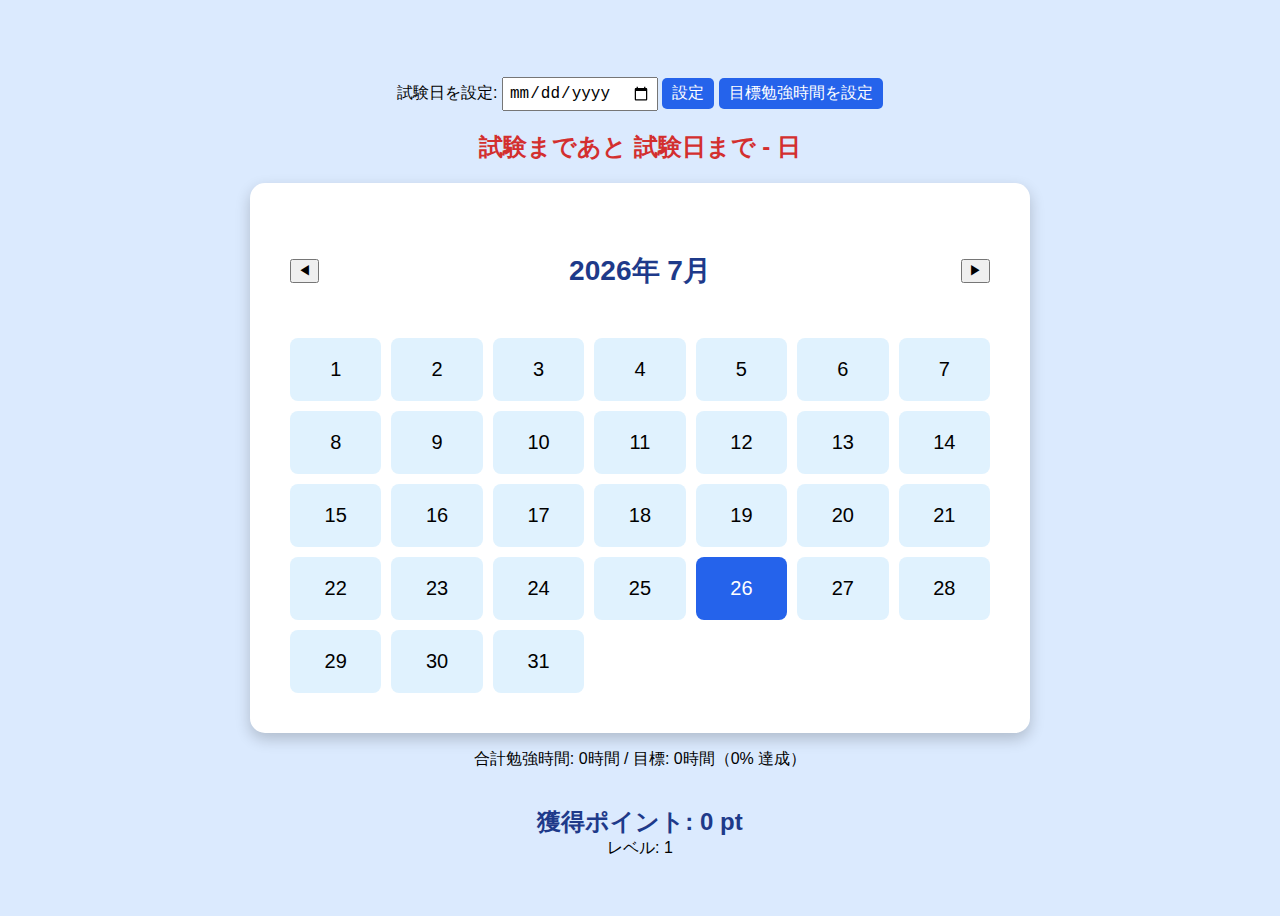
<file: index.html>
<!DOCTYPE html>
<html lang="ja">
<head>
    <meta charset="UTF-8">
    <meta name="viewport" content="width=device-width, initial-scale=1.0">
    <title>資格取得カレンダー</title>
    <link rel="stylesheet" href="styles.css">
</head>
<body>

    <!-- 試験日設定エリア -->
    <div class="exam-container">
        <label for="exam-date">試験日を設定:</label>
        <input type="date" id="exam-date">
        <button onclick="setExamDate()">設定</button>
        <button onclick="setGoalStudyTime()">目標勉強時間を設定</button> <!-- 設定ボタンの右側に追加 -->
    </div>

    <!-- カウントダウン表示エリア -->
    <div class="countdown">
        試験まであと <span id="days-left">-</span> 日
    </div>

    <!-- カレンダー -->
    <div class="calendar">
        <div class="header">
            <button onclick="prevMonth()">◀</button>
            <h3 id="month-year"></h3>
            <button onclick="nextMonth()">▶</button>
        </div>
        <div class="days" id="days"></div>
    </div>

    <!-- 勉強進捗表示 -->
    <p id="study-progress"></p>

    <!-- ポイント・レベル表示 -->
    <div class="points">獲得ポイント: <span id="points">0</span> pt</div>
    <div class="level">レベル: <span id="level">1</span></div>

    <script src="script.js"></script>
</body>
</html>
</file>
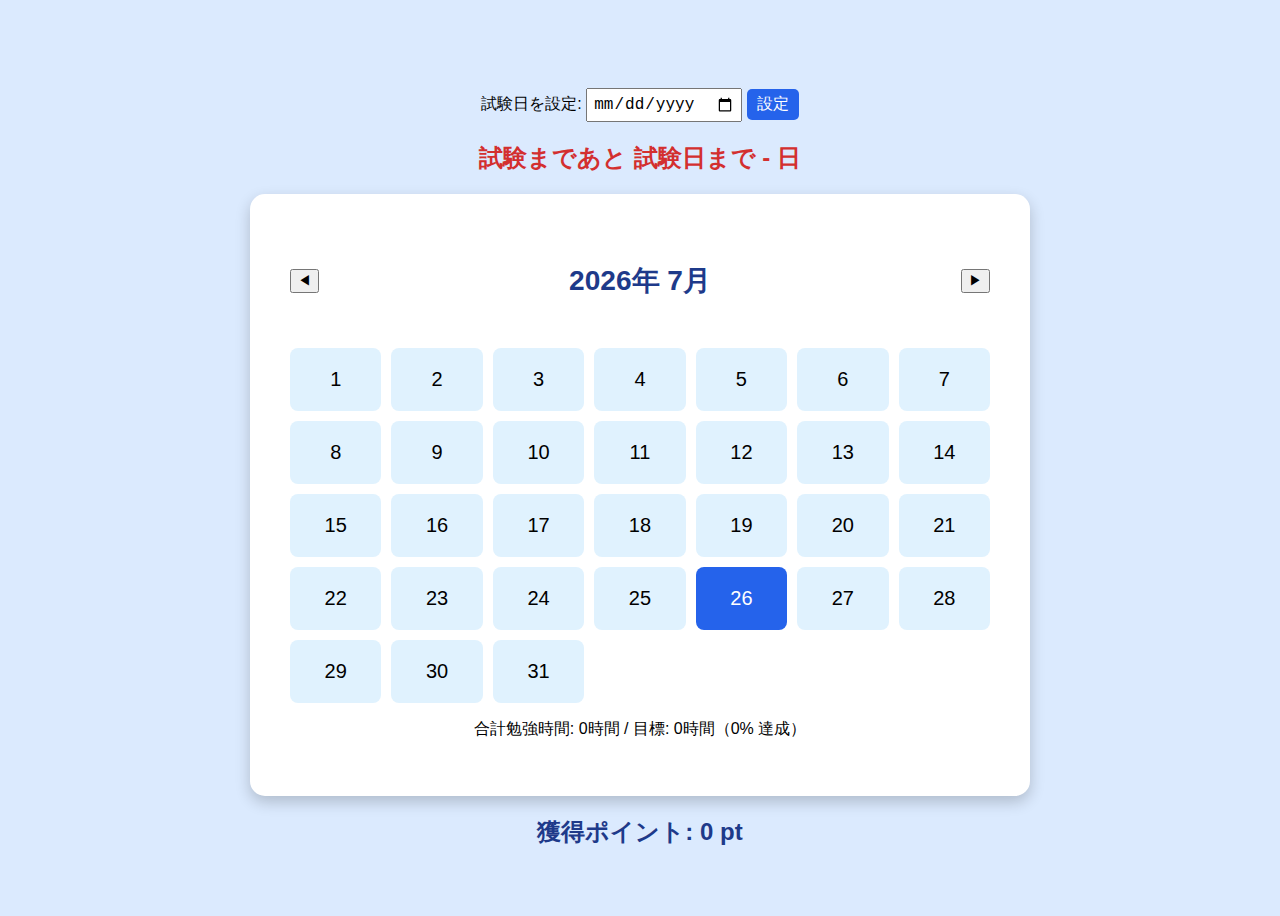
<file: index01.html>
<!DOCTYPE html>
<html lang="ja">
<head>
    <meta charset="UTF-8">
    <meta name="viewport" content="width=device-width, initial-scale=1.0">
    <title>資格取得カレンダー</title>
    <link rel="stylesheet" href="styles.css">
</head>
<body>

    <!-- 試験日設定エリア -->
    <div class="exam-container">
        <label for="exam-date">試験日を設定:</label>
        <input type="date" id="exam-date">
        <button onclick="setExamDate()">設定</button>
    </div>

    <!-- カウントダウン表示エリア -->
    <div class="countdown">
        試験まであと <span id="days-left">-</span> 日
    </div>

    <div class="calendar">
        <div class="header">
            <button onclick="prevMonth()">◀</button>
            <h3 id="month-year"></h3>
            <button onclick="nextMonth()">▶</button>
        </div>
        <div class="days" id="days"></div>
    </div>
    
    <div class="points">獲得ポイント: <span id="points">0</span> pt</div>

    <script src="script.js"></script>
</body>
</html>
</file>
<file: styles.css>
body {
    font-family: Arial, sans-serif;
    display: flex;
    flex-direction: column;
    align-items: center;
    justify-content: center;
    height: 100vh;
    background-color: #dbeafe; /* 落ち着いた青系の背景 */
}

.exam-container {
    margin: 20px 0;
    text-align: center;
}

.exam-container input {
    padding: 5px;
    font-size: 16px;
}

.exam-container button {
    padding: 5px 10px;
    font-size: 16px;
    background-color: #2563eb;
    color: white;
    border: none;
    cursor: pointer;
    border-radius: 5px;
}

.countdown {
    font-size: 24px;
    font-weight: bold;
    color: #d32f2f;
    margin-bottom: 20px;
}

.calendar {
    width: 700px;
    background: white;
    padding: 40px;
    border-radius: 15px;
    box-shadow: 0 6px 15px rgba(0, 0, 0, 0.2);
    text-align: center;
}
.header {
    display: flex;
    justify-content: space-between;
    align-items: center;
    margin-bottom: 20px;
    font-size: 24px;
    font-weight: bold;
    color: #1e3a8a; /* 深い青で視認性アップ */
}
.days {
    display: grid;
    grid-template-columns: repeat(7, 1fr);
    gap: 10px;
}
.day, .date {
    padding: 20px;
    text-align: center;
    cursor: pointer;
    background: #e0f2fe;
    border-radius: 8px;
    position: relative;
    font-size: 20px;
    transition: background 0.3s;
}
.date:hover {
    background: #93c5fd;
}
.date.today {
    background: #2563eb;
    color: white;
}
.study-time {
    font-size: 16px;
    margin-top: 5px;
    color: #333;
}
.points {
    margin-top: 20px;
    font-size: 24px;
    font-weight: bold;
    color: #1e3a8a;
}

.date.exam-day {
    background: #ff4c4c !important; /* 試験日を赤に設定 */
    color: white;
}


.date.study1 { background: #b3e5fc; }
.date.study2 { background: #ffccbc; }
.date.study3 { background: #fff9c4; }
.date.study4 { background: #ffecb3; }
.date.study5 { background: #c8e6c9; }
.date.study6 { background: #a5d6a7; }
.date.study7 { background: #b2ebf2; }
.date.study8 { background: #90caf9; }
.date.study9 { background: #ce93d8; }
.date.study10 { background: #f48fb1; }
.date.study11 { background: #bcaaa4; }
.date.study12 { background: #e0e0e0; }

.study-progress {
    font-size: 18px;
    font-weight: bold;
    margin: 10px 0;
    color: #d32f2f;
}
</file>
